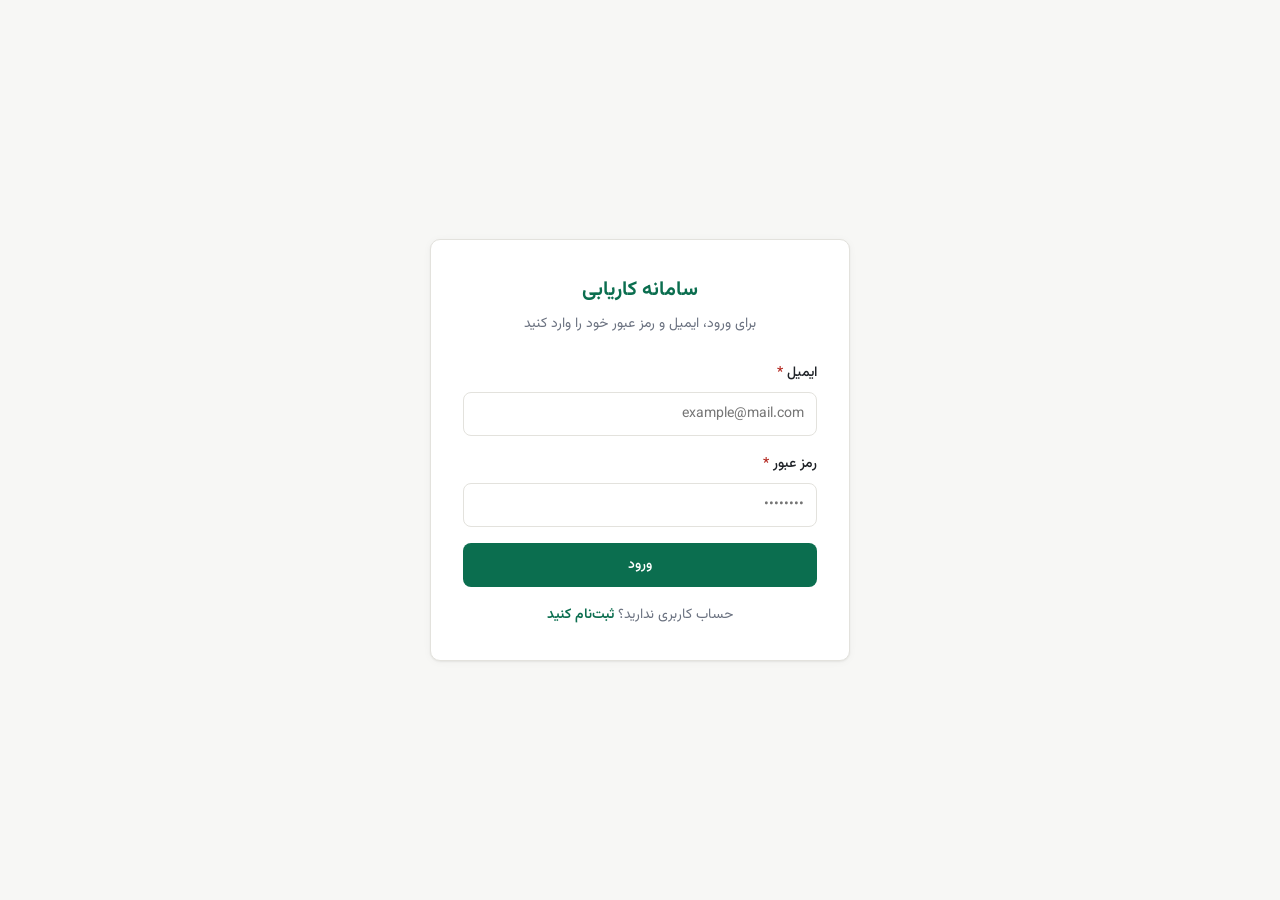
<file: index.html>
<!DOCTYPE html>

<html lang="fa" dir="rtl">
<head>
  <meta charset="UTF-8" />
  <title>سامانه کاریابی</title>
</head>
<body>
  <script src="js/config.js"></script>
  <script src="js/api.js"></script>
  <script>


    if (storage.getAccess()) {
      window.location.href = "dashboard.html";
    } else {
      window.location.href = "login.html";
    }
  </script>
</body>
</html>
</file>
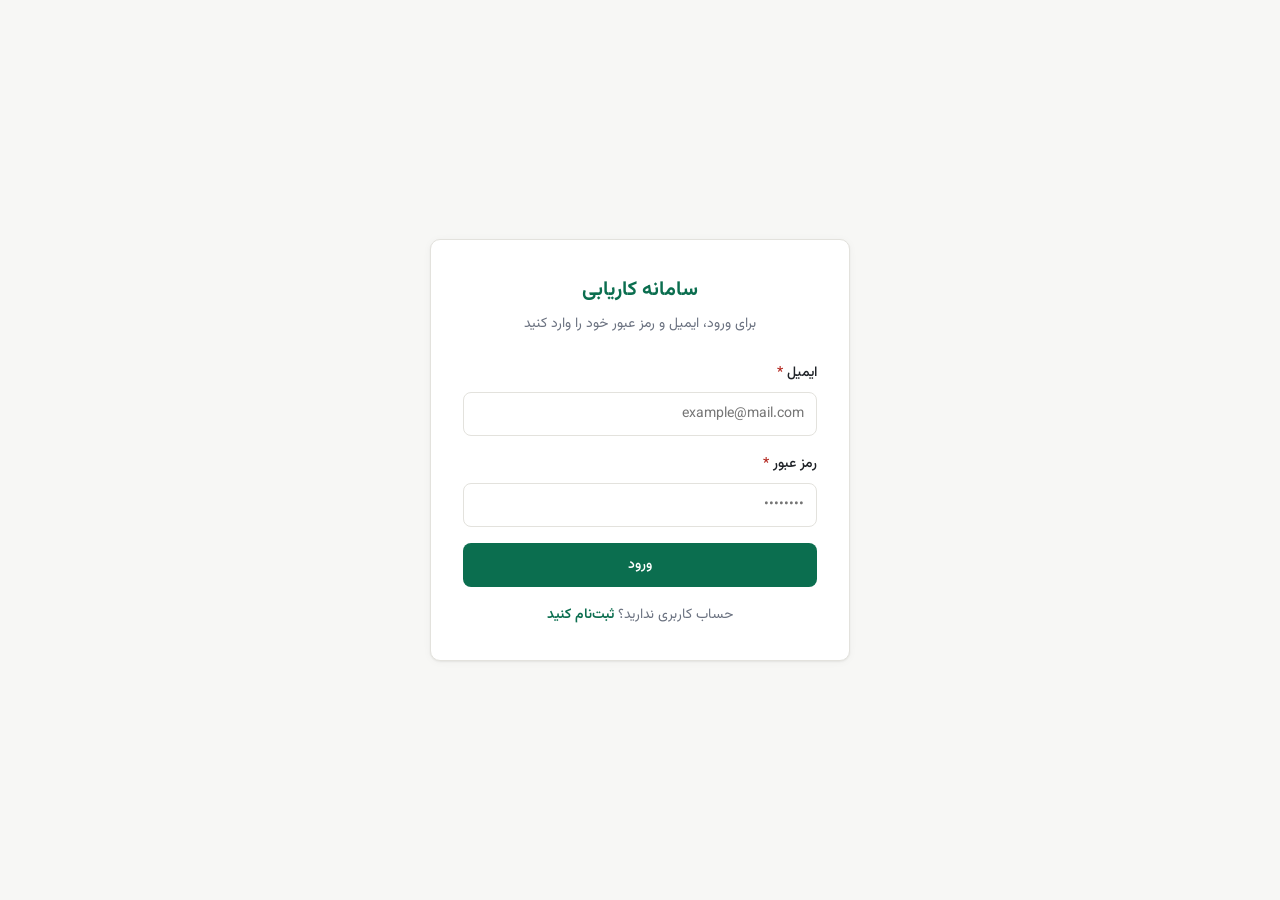
<file: application-detail.html>
<!DOCTYPE html>
<html lang="fa" dir="rtl">
<head>
  <meta charset="UTF-8" />
  <meta name="viewport" content="width=device-width, initial-scale=1.0" />
  <title>جزئیات درخواست | سامانه کاریابی</title>
  <link rel="stylesheet" href="css/style.css" />
</head>
<body>
  <div id="app-shell"></div>

  <script src="js/config.js"></script>
  <script src="js/errors-fa.js"></script>
  <script src="js/api.js"></script>
  <script src="js/auth.js"></script>
  <script src="js/ui.js"></script>
  <script src="js/pages/application-detail.js"></script>
</body>
</html>
</file>
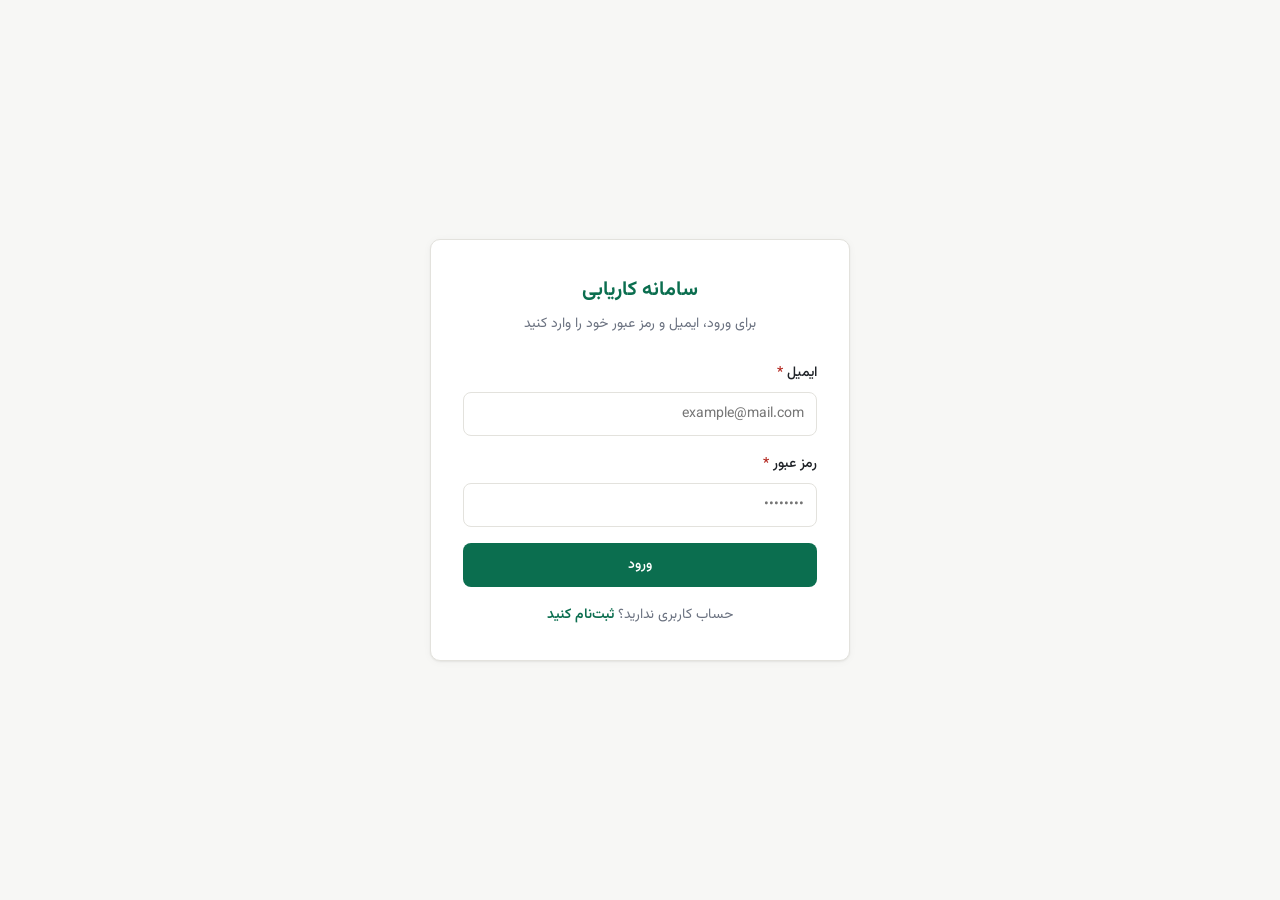
<file: applications.html>
<!DOCTYPE html>
<html lang="fa" dir="rtl">
<head>
  <meta charset="UTF-8" />
  <meta name="viewport" content="width=device-width, initial-scale=1.0" />
  <title>درخواست‌های استخدام | سامانه کاریابی</title>
  <link rel="stylesheet" href="css/style.css" />
</head>
<body>
  <div id="app-shell"></div>

  <script src="js/config.js"></script>
  <script src="js/errors-fa.js"></script>
  <script src="js/api.js"></script>
  <script src="js/auth.js"></script>
  <script src="js/ui.js"></script>
  <script src="js/pages/applications.js"></script>
</body>
</html>
</file>
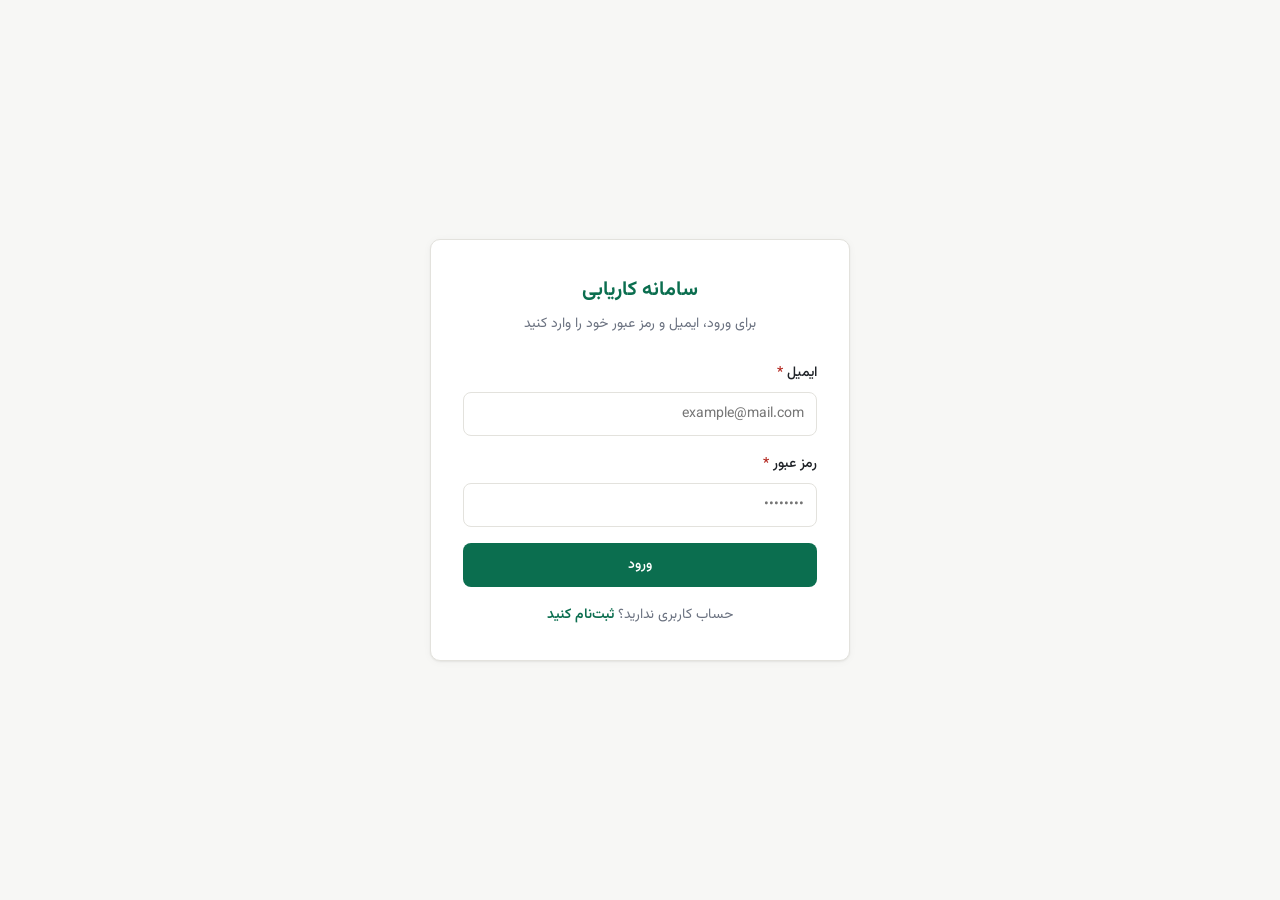
<file: change-password.html>
<!DOCTYPE html>
<html lang="fa" dir="rtl">
<head>
  <meta charset="UTF-8" />
  <meta name="viewport" content="width=device-width, initial-scale=1.0" />
  <title>تغییر رمز عبور | سامانه کاریابی</title>
  <link rel="stylesheet" href="css/style.css" />
</head>
<body>
  <div id="app-shell"></div>

  <script src="js/config.js"></script>
  <script src="js/errors-fa.js"></script>
  <script src="js/api.js"></script>
  <script src="js/auth.js"></script>
  <script src="js/ui.js"></script>
  <script src="js/pages/change-password.js"></script>
</body>
</html>
</file>
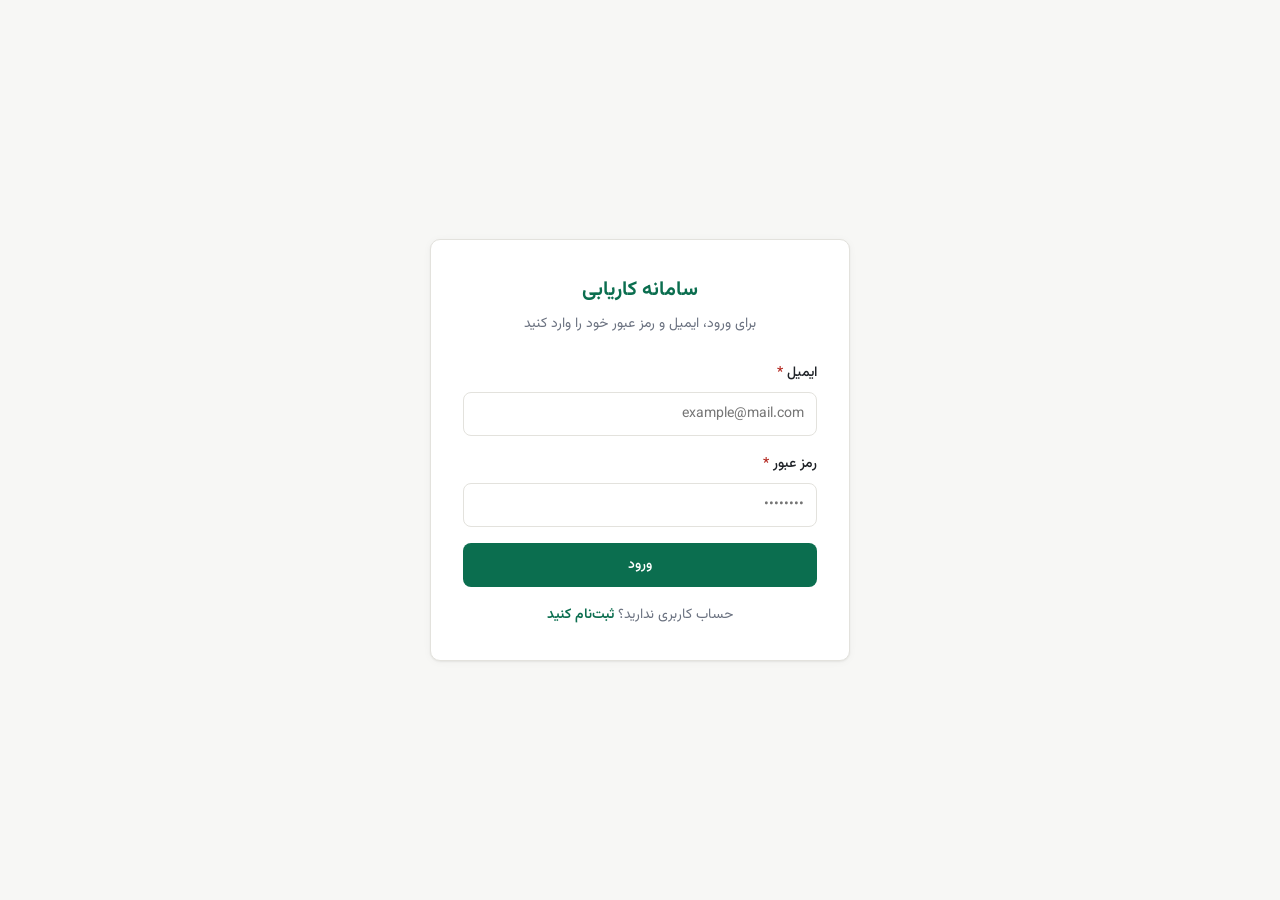
<file: dashboard.html>
<!DOCTYPE html>
<html lang="fa" dir="rtl">
<head>
  <meta charset="UTF-8" />
  <meta name="viewport" content="width=device-width, initial-scale=1.0" />
  <title>داشبورد | سامانه کاریابی</title>
  <link rel="stylesheet" href="css/style.css" />
</head>
<body>
  <div id="app-shell"></div>

  <script src="js/config.js"></script>
  <script src="js/errors-fa.js"></script>
  <script src="js/api.js"></script>
  <script src="js/auth.js"></script>
  <script src="js/ui.js"></script>
  <script src="js/pages/dashboard.js"></script>
</body>
</html>
</file>
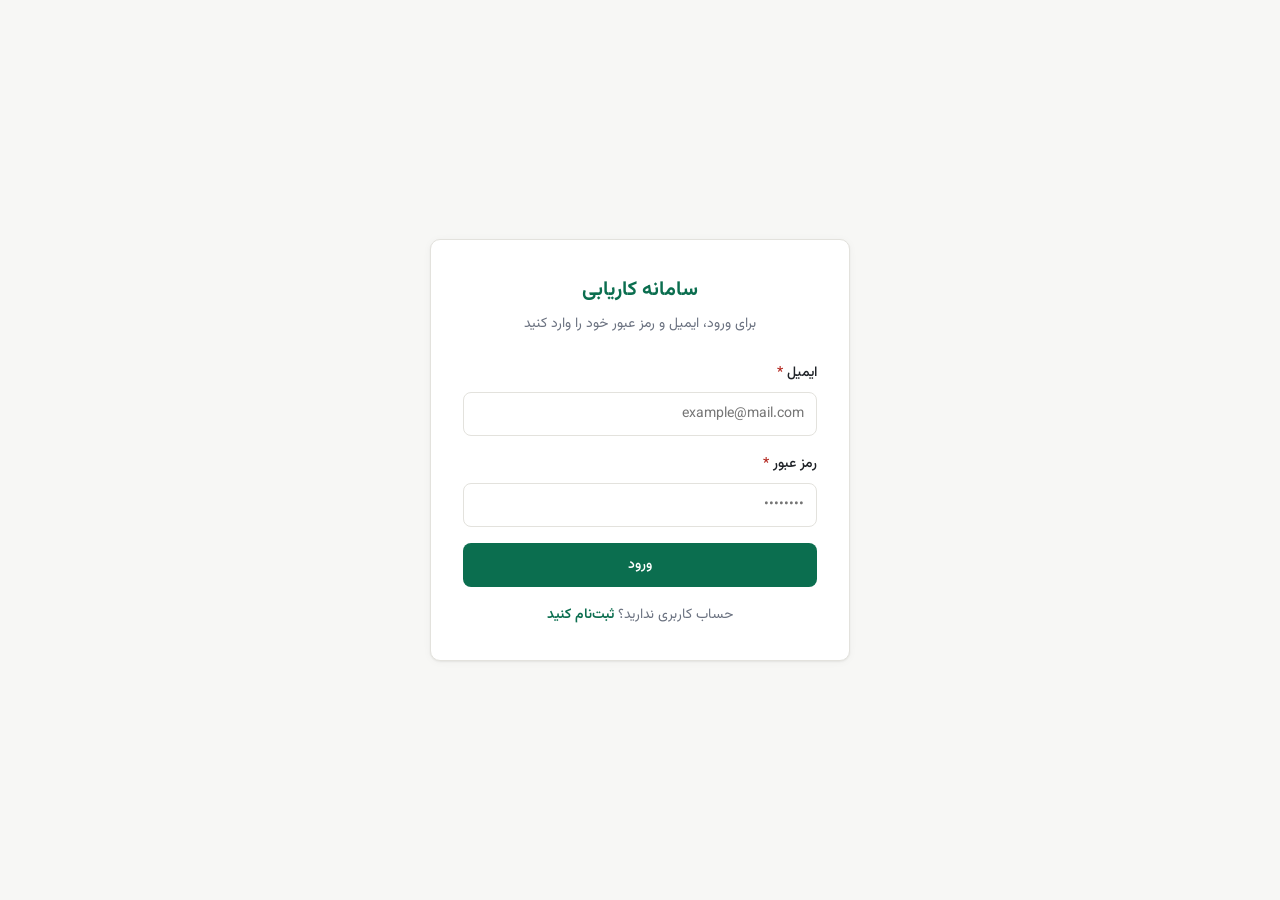
<file: job-detail.html>
<!DOCTYPE html>
<html lang="fa" dir="rtl">
<head>
  <meta charset="UTF-8" />
  <meta name="viewport" content="width=device-width, initial-scale=1.0" />
  <title>جزئیات آگهی | سامانه کاریابی</title>
  <link rel="stylesheet" href="css/style.css" />
</head>
<body>
  <div id="app-shell"></div>

  <script src="js/config.js"></script>
  <script src="js/errors-fa.js"></script>
  <script src="js/api.js"></script>
  <script src="js/auth.js"></script>
  <script src="js/ui.js"></script>
  <script src="js/pages/job-detail.js"></script>
</body>
</html>
</file>
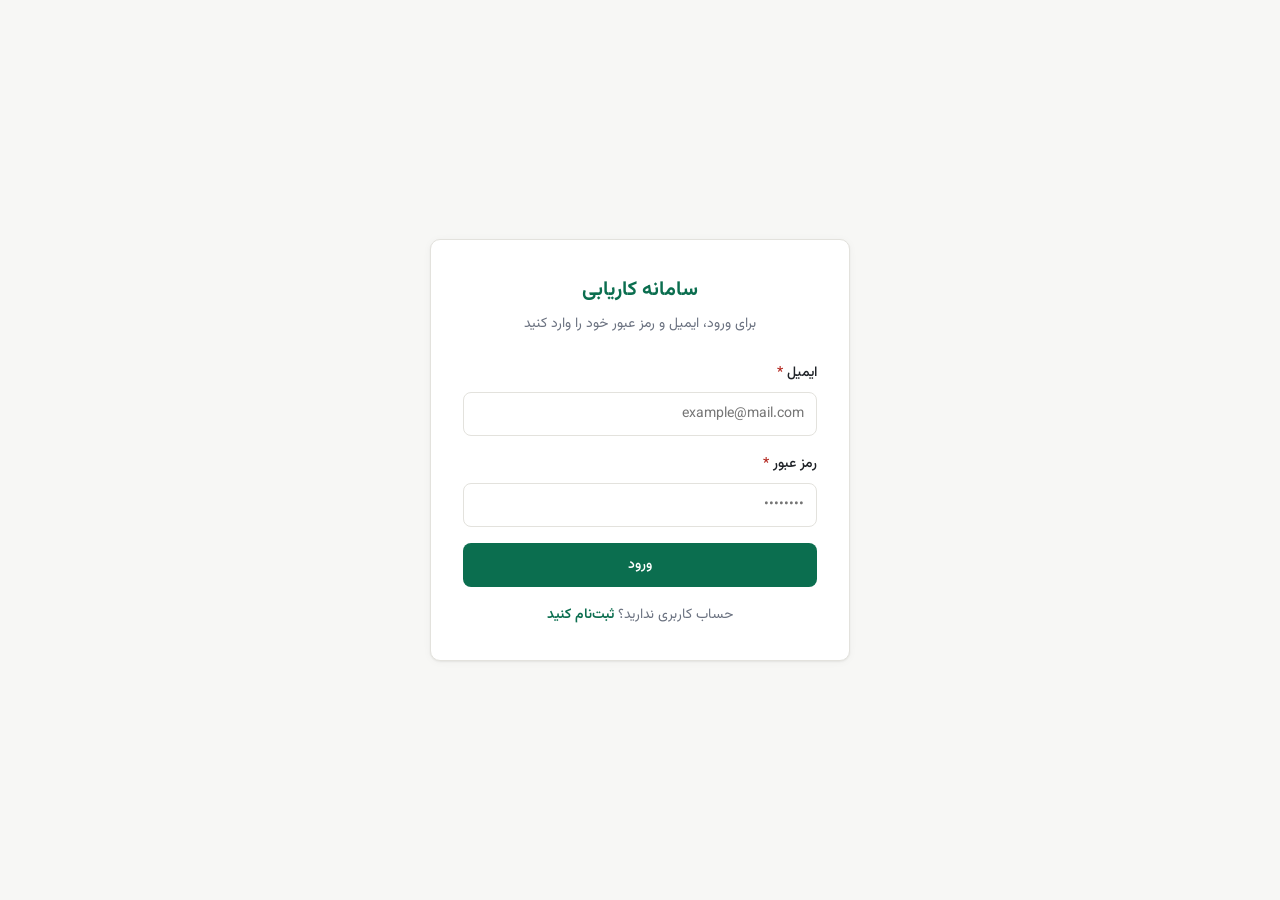
<file: job-form.html>
<!DOCTYPE html>
<html lang="fa" dir="rtl">
<head>
  <meta charset="UTF-8" />
  <meta name="viewport" content="width=device-width, initial-scale=1.0" />
  <title>ثبت/ویرایش آگهی | سامانه کاریابی</title>
  <link rel="stylesheet" href="css/style.css" />
</head>
<body>
  <div id="app-shell"></div>

  <script src="js/config.js"></script>
  <script src="js/errors-fa.js"></script>
  <script src="js/api.js"></script>
  <script src="js/auth.js"></script>
  <script src="js/ui.js"></script>
  <script src="js/jalali.js"></script>
  <script src="js/pages/job-form.js"></script>
</body>
</html>
</file>
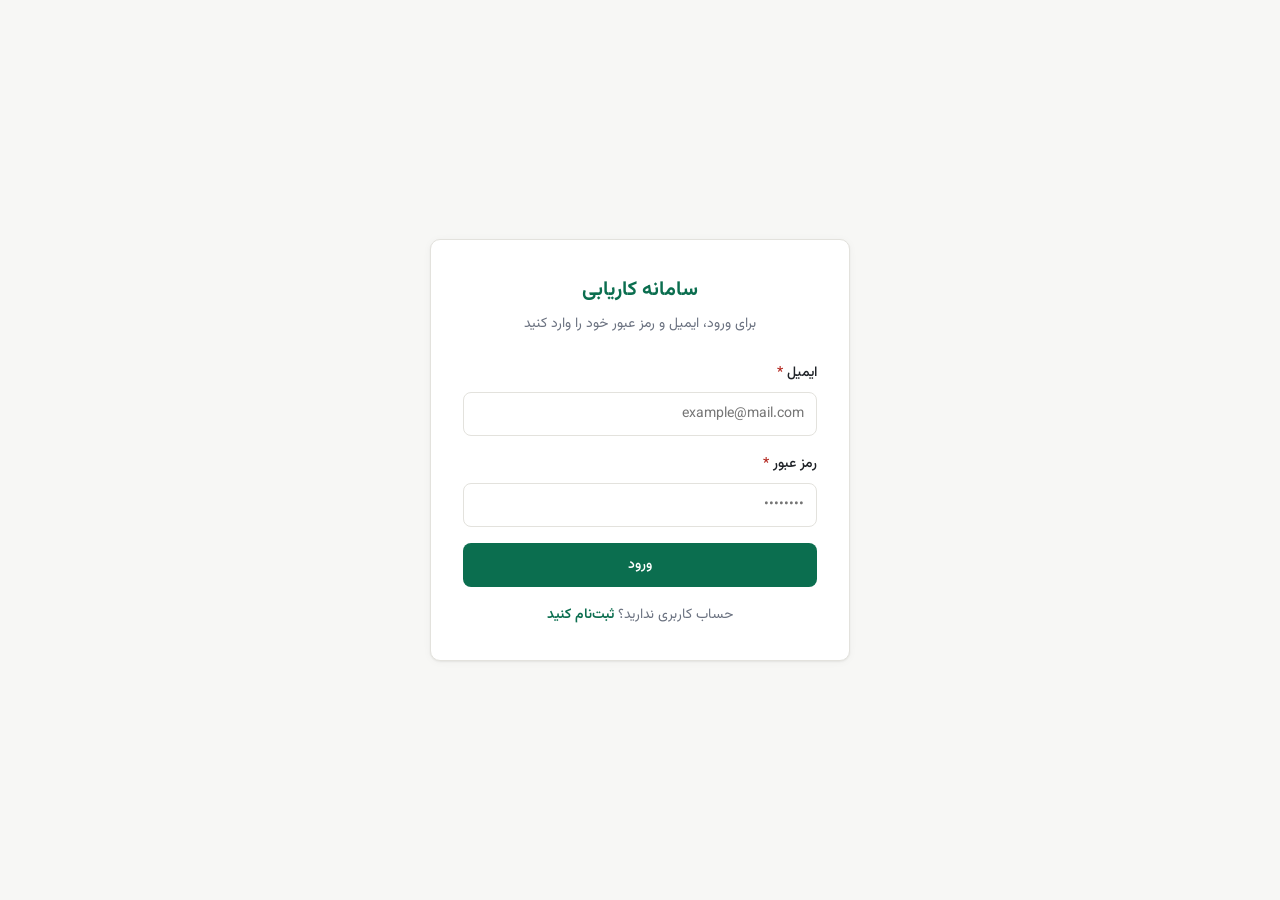
<file: jobs.html>
<!DOCTYPE html>
<html lang="fa" dir="rtl">
<head>
  <meta charset="UTF-8" />
  <meta name="viewport" content="width=device-width, initial-scale=1.0" />
  <title>آگهی‌های شغلی | سامانه کاریابی</title>
  <link rel="stylesheet" href="css/style.css" />
</head>
<body>
  <div id="app-shell"></div>

  <script src="js/config.js"></script>
  <script src="js/errors-fa.js"></script>
  <script src="js/api.js"></script>
  <script src="js/auth.js"></script>
  <script src="js/ui.js"></script>
  <script src="js/pages/jobs.js"></script>
</body>
</html>
</file>
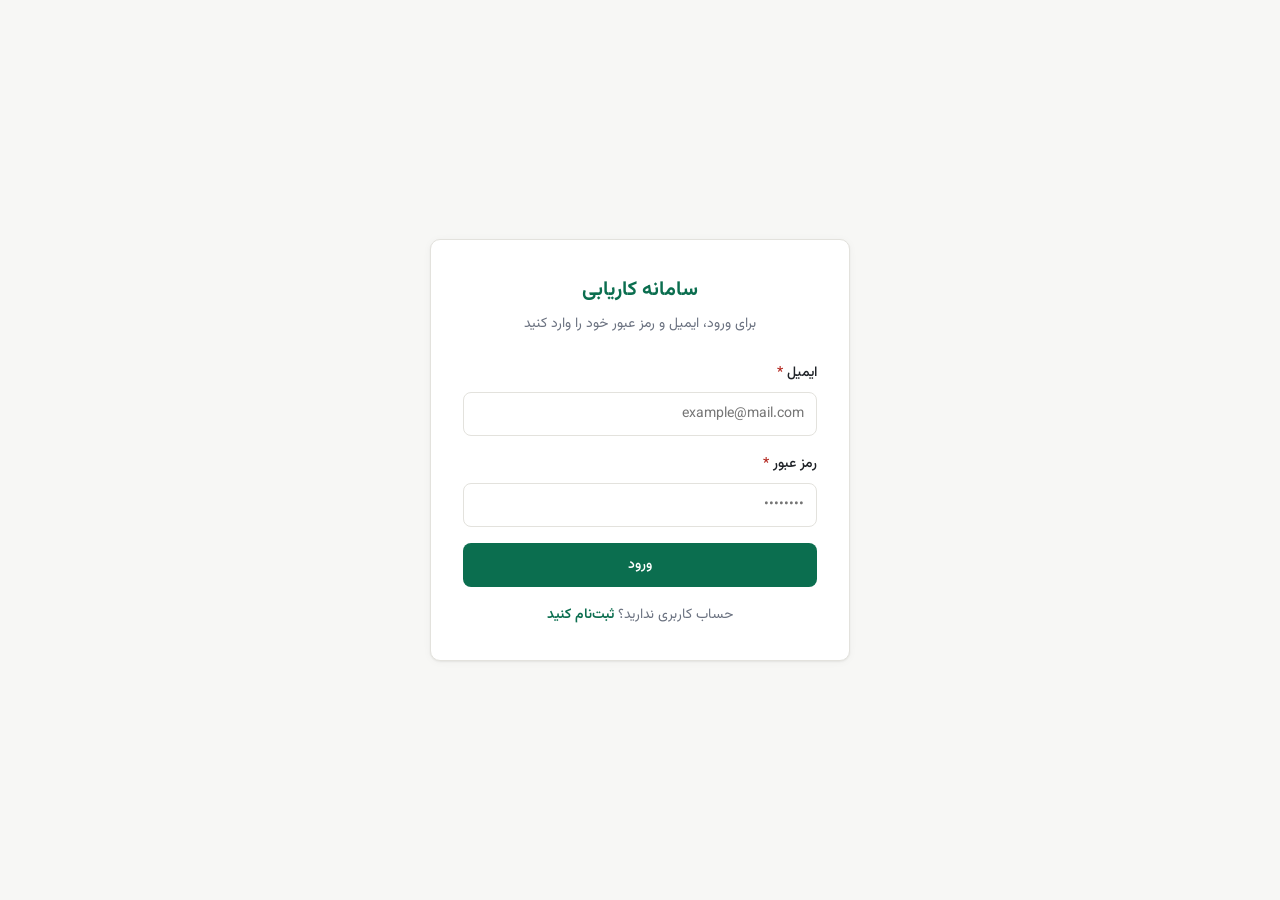
<file: login.html>
<!DOCTYPE html>
<html lang="fa" dir="rtl">
<head>
  <meta charset="UTF-8" />
  <meta name="viewport" content="width=device-width, initial-scale=1.0" />
  <title>ورود | سامانه کاریابی</title>
  <link rel="stylesheet" href="css/style.css" />
</head>
<body>
  <div class="auth-page">
    <div class="auth-card">
      <div class="logo">سامانه کاریابی</div>
      <div class="subtitle">برای ورود، ایمیل و رمز عبور خود را وارد کنید</div>

      <div id="alert-box"></div>

      <form id="login-form" novalidate>
        <div class="form-group">
          <label for="email">ایمیل <span class="required-mark">*</span></label>
          <input type="email" id="email" required placeholder="example@mail.com" />
        </div>
        <div class="form-group">
          <label for="password">رمز عبور <span class="required-mark">*</span></label>
          <input type="password" id="password" required placeholder="••••••••" />
        </div>
        <button type="submit" class="btn btn-primary btn-block" id="submit-btn">ورود</button>
      </form>

      <div class="auth-footer">
        حساب کاربری ندارید؟ <a href="register.html" style="color: var(--color-primary); font-weight: 600;">ثبت‌نام کنید</a>
      </div>
    </div>
  </div>

  <script src="js/config.js"></script>
  <script src="js/errors-fa.js"></script>
  <script src="js/api.js"></script>
  <script src="js/auth.js"></script>
  <script src="js/ui.js"></script>
  <script src="js/pages/login.js"></script>
</body>
</html>
</file>
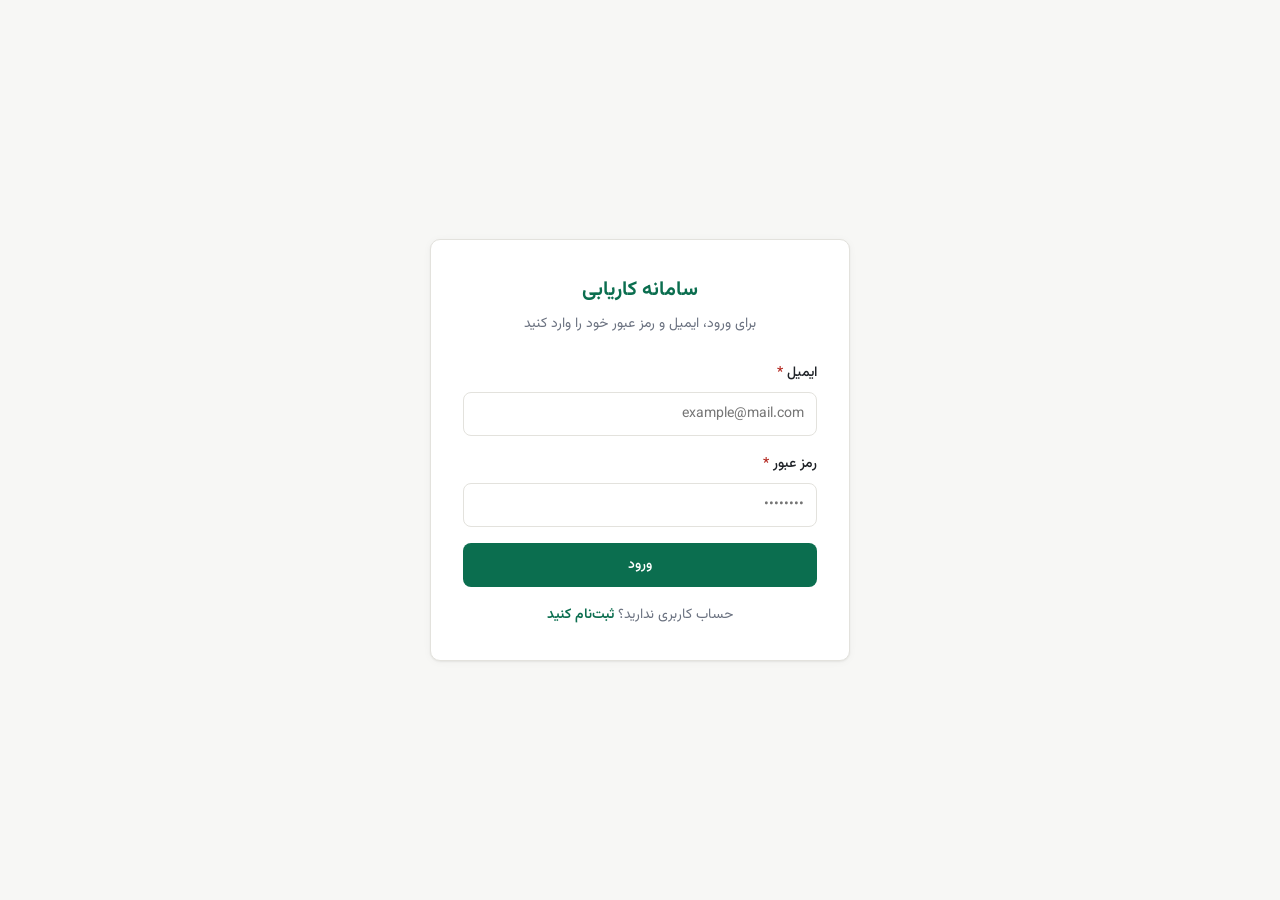
<file: profile.html>
<!DOCTYPE html>
<html lang="fa" dir="rtl">
<head>
  <meta charset="UTF-8" />
  <meta name="viewport" content="width=device-width, initial-scale=1.0" />
  <title>پروفایل | سامانه کاریابی</title>
  <link rel="stylesheet" href="css/style.css" />
</head>
<body>
  <div id="app-shell"></div>

  <script src="js/config.js"></script>
  <script src="js/errors-fa.js"></script>
  <script src="js/api.js"></script>
  <script src="js/auth.js"></script>
  <script src="js/ui.js"></script>
  <script src="js/pages/profile.js"></script>
</body>
</html>
</file>
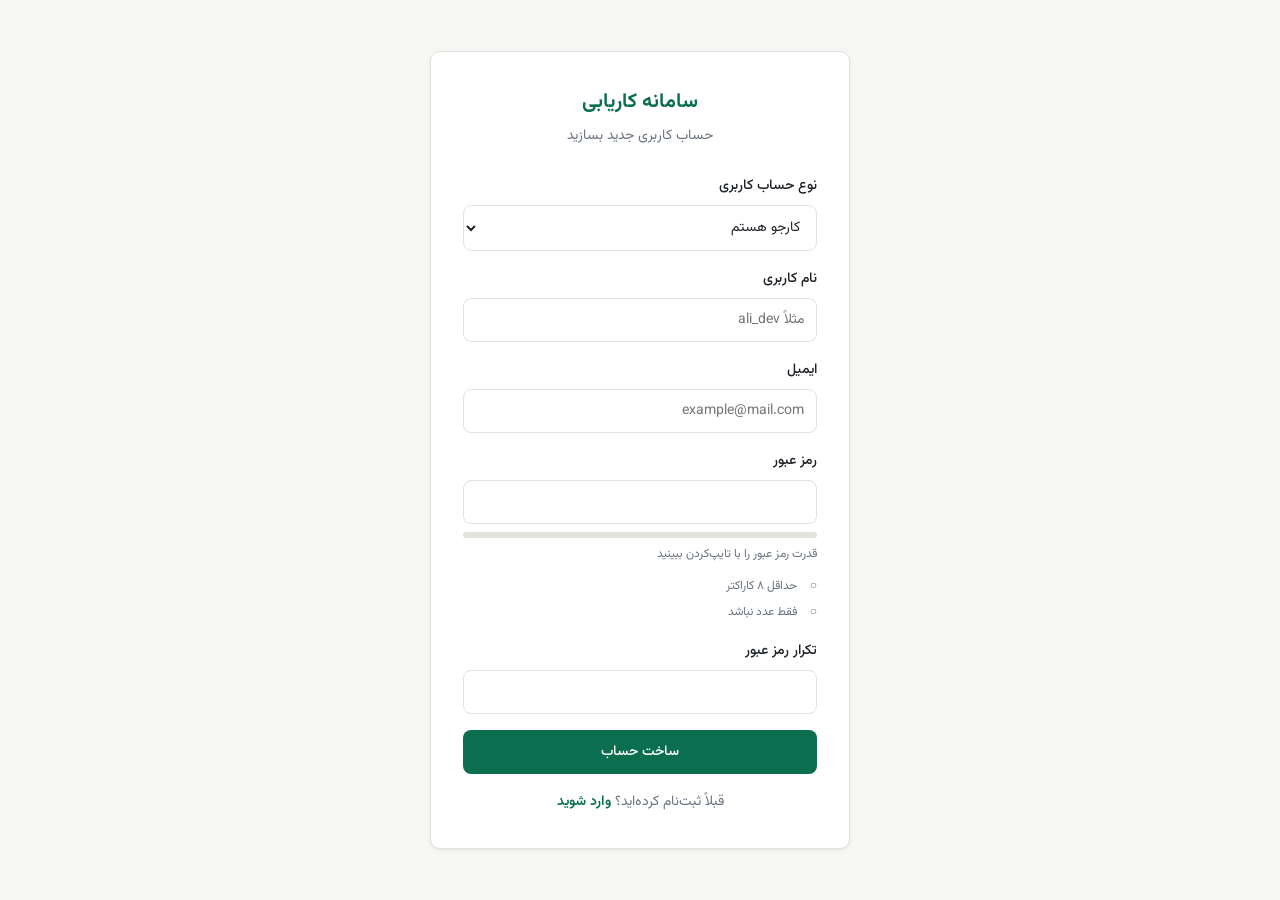
<file: register.html>
<!DOCTYPE html>
<html lang="fa" dir="rtl">
<head>
  <meta charset="UTF-8" />
  <meta name="viewport" content="width=device-width, initial-scale=1.0" />
  <title>ثبت‌نام | سامانه کاریابی</title>
  <link rel="stylesheet" href="css/style.css" />
</head>
<body>
  <div class="auth-page">
    <div class="auth-card">
      <div class="logo">سامانه کاریابی</div>
      <div class="subtitle">حساب کاربری جدید بسازید</div>

      <div id="alert-box"></div>

      <form id="register-form" novalidate>
        <div class="form-group">
          <label for="role">نوع حساب کاربری</label>
          <select id="role" required>
            <option value="jobseeker">کارجو هستم</option>
            <option value="company">شرکت / کارفرما هستم</option>
          </select>
        </div>
        <div class="form-group">
          <label for="username">نام کاربری</label>
          <input type="text" id="username" required placeholder="مثلاً ali_dev" />
        </div>
        <div class="form-group">
          <label for="email">ایمیل</label>
          <input type="email" id="email" required placeholder="example@mail.com" />
        </div>
        <div class="form-group">
          <label for="password">رمز عبور</label>
          <input type="password" id="password" required />
          <div id="password-strength-box"></div>
        </div>
        <div class="form-group">
          <label for="password_confirm">تکرار رمز عبور</label>
          <input type="password" id="password_confirm" required />
        </div>
        <button type="submit" class="btn btn-primary btn-block" id="submit-btn">ساخت حساب</button>
      </form>

      <div class="auth-footer">
        قبلاً ثبت‌نام کرده‌اید؟ <a href="login.html" style="color: var(--color-primary); font-weight: 600;">وارد شوید</a>
      </div>
    </div>
  </div>

  <script src="js/config.js"></script>
  <script src="js/errors-fa.js"></script>
  <script src="js/api.js"></script>
  <script src="js/auth.js"></script>
  <script src="js/ui.js"></script>
  <script src="js/pages/register.js"></script>
</body>
</html>


<!--python -m http.server 3000-->
</file>
<file: css/style.css>
@import url("https://fonts.googleapis.com/css2?family=Vazirmatn:wght@400;500;600;700&display=swap");

:root {
  --color-bg: #f7f7f5;
  --color-surface: #ffffff;
  --color-border: #e3e2dd;
  --color-text: #1f2328;
  --color-text-muted: #6b7280;

  --color-primary: #0b6e4f;
  --color-primary-dark: #085a41;
  --color-primary-light: #e3f3ec;

  --color-danger: #b3261e;
  --color-danger-light: #fbeceb;

  --badge-gray-bg: #eef0ee;
  --badge-gray-text: #52534d;
  --badge-green-bg: #e3f3ec;
  --badge-green-text: #0b6e4f;
  --badge-red-bg: #fbeceb;
  --badge-red-text: #93261e;
  --badge-amber-bg: #fdf3e0;
  --badge-amber-text: #8a5a0b;
  --badge-blue-bg: #e8f1fb;
  --badge-blue-text: #1c4d85;
  --badge-teal-bg: #e2f5f1;
  --badge-teal-text: #0e6e5c;

  --radius: 10px;
  --shadow: 0 1px 2px rgba(20, 20, 20, 0.06), 0 1px 8px rgba(20, 20, 20, 0.04);

  --sidebar-width: 240px;
}

* {
  box-sizing: border-box;
}

html {
  direction: rtl;
}

body {
  margin: 0;
  font-family: "Vazirmatn", "Tahoma", sans-serif;
  background: var(--color-bg);
  color: var(--color-text);
  line-height: 1.8;
}

a {
  color: inherit;
  text-decoration: none;
}

h1, h2, h3 {
  font-weight: 600;
  margin: 0 0 8px;
}

p {
  margin: 0 0 12px;
}

.auth-page {
  min-height: 100vh;
  display: flex;
  align-items: center;
  justify-content: center;
  padding: 24px;
}

.auth-card {
  width: 100%;
  max-width: 420px;
  background: var(--color-surface);
  border: 1px solid var(--color-border);
  border-radius: var(--radius);
  box-shadow: var(--shadow);
  padding: 32px;
}

.auth-card .logo {
  font-size: 20px;
  font-weight: 700;
  color: var(--color-primary);
  margin-bottom: 4px;
  text-align: center;
}

.auth-card .subtitle {
  text-align: center;
  color: var(--color-text-muted);
  margin-bottom: 24px;
  font-size: 14px;
}

.auth-footer {
  margin-top: 16px;
  text-align: center;
  font-size: 14px;
  color: var(--color-text-muted);
}


#app-shell {
  display: flex;
  min-height: 100vh;
}

.sidebar {
  width: var(--sidebar-width);
  flex-shrink: 0;
  background: var(--color-surface);
  border-left: 1px solid var(--color-border);
  padding: 20px 16px;
  display: flex;
  flex-direction: column;
}

.brand {
  font-weight: 700;
  font-size: 18px;
  color: var(--color-primary);
  padding: 0 8px 20px;
}

.nav {
  display: flex;
  flex-direction: column;
  gap: 4px;
  flex-grow: 1;
}

.nav-link {
  display: flex;
  align-items: center;
  gap: 10px;
  padding: 10px 12px;
  border-radius: 8px;
  color: var(--color-text);
  font-size: 14px;
}

.nav-link:hover {
  background: var(--color-bg);
}

.nav-link.active {
  background: var(--color-primary-light);
  color: var(--color-primary-dark);
  font-weight: 600;
}

.nav-icon {
  width: 20px;
  text-align: center;
}

.logout-btn {
  margin-top: 12px;
}

.main-area {
  flex-grow: 1;
  min-width: 0;
}

.topbar {
  background: var(--color-surface);
  border-bottom: 1px solid var(--color-border);
  padding: 16px 28px;
}

.topbar-user {
  font-size: 14px;
  color: var(--color-text-muted);
}

.content {
  padding: 28px;
  max-width: 1100px;
}

.card {
  background: var(--color-surface);
  border: 1px solid var(--color-border);
  border-radius: var(--radius);
  padding: 20px;
  margin-bottom: 20px;
}

.card-title {
  font-size: 16px;
  font-weight: 600;
  margin-bottom: 12px;
}

.grid {
  display: grid;
  gap: 16px;
}

.grid-cols-3 {
  grid-template-columns: repeat(3, 1fr);
}

.grid-cols-2 {
  grid-template-columns: repeat(2, 1fr);
}

@media (max-width: 800px) {
  .grid-cols-3, .grid-cols-2 {
    grid-template-columns: 1fr;
  }
  #app-shell {
    flex-direction: column;
  }
  .sidebar {
    width: 100%;
    border-left: none;
    border-bottom: 1px solid var(--color-border);
  }
}


.stat-card {
  background: var(--color-surface);
  border: 1px solid var(--color-border);
  border-radius: var(--radius);
  padding: 18px;
}

.stat-value {
  font-size: 28px;
  font-weight: 700;
  color: var(--color-primary);
}

.stat-label {
  font-size: 13px;
  color: var(--color-text-muted);
  margin-top: 4px;
}


.form-group {
  margin-bottom: 16px;
}

label {
  display: block;
  font-size: 14px;
  font-weight: 500;
  margin-bottom: 6px;
}

input, select, textarea {
  width: 100%;
  padding: 10px 12px;
  border: 1px solid var(--color-border);
  border-radius: 8px;
  font-family: inherit;
  font-size: 14px;
  background: var(--color-surface);
  color: var(--color-text);
}

input:focus, select:focus, textarea:focus {
  outline: none;
  border-color: var(--color-primary);
}

textarea {
  min-height: 110px;
  resize: vertical;
}

.form-row {
  display: grid;
  grid-template-columns: 1fr 1fr;
  gap: 16px;
}

@media (max-width: 600px) {
  .form-row {
    grid-template-columns: 1fr;
  }
}


.btn {
  display: inline-flex;
  align-items: center;
  justify-content: center;
  gap: 6px;
  padding: 10px 18px;
  border-radius: 8px;
  border: 1px solid transparent;
  font-family: inherit;
  font-size: 14px;
  font-weight: 500;
  cursor: pointer;
  background: var(--color-bg);
  color: var(--color-text);
}

.btn:disabled {
  opacity: 0.6;
  cursor: not-allowed;
}

.btn-primary {
  background: var(--color-primary);
  color: #fff;
}

.btn-primary:hover:not(:disabled) {
  background: var(--color-primary-dark);
}

.btn-block {
  width: 100%;
}

.btn-danger {
  background: var(--color-danger-light);
  color: var(--color-danger);
}

.btn-ghost {
  background: transparent;
  border-color: var(--color-border);
}

.btn-sm {
  padding: 6px 12px;
  font-size: 13px;
}


.alert {
  padding: 12px 14px;
  border-radius: 8px;
  font-size: 14px;
  margin-bottom: 16px;
}

.alert-error {
  background: var(--color-danger-light);
  color: var(--color-danger);
}

.alert-success {
  background: var(--color-primary-light);
  color: var(--color-primary-dark);
}


.badge {
  display: inline-block;
  padding: 3px 10px;
  border-radius: 999px;
  font-size: 12px;
  font-weight: 500;
}

.badge-gray { background: var(--badge-gray-bg); color: var(--badge-gray-text); }
.badge-green { background: var(--badge-green-bg); color: var(--badge-green-text); }
.badge-red { background: var(--badge-red-bg); color: var(--badge-red-text); }
.badge-amber { background: var(--badge-amber-bg); color: var(--badge-amber-text); }
.badge-blue { background: var(--badge-blue-bg); color: var(--badge-blue-text); }
.badge-teal { background: var(--badge-teal-bg); color: var(--badge-teal-text); }


table {
  width: 100%;
  border-collapse: collapse;
  font-size: 14px;
}

th, td {
  text-align: right;
  padding: 10px 12px;
  border-bottom: 1px solid var(--color-border);
}

th {
  color: var(--color-text-muted);
  font-weight: 500;
  font-size: 13px;
}

tr:last-child td {
  border-bottom: none;
}


.job-card {
  background: var(--color-surface);
  border: 1px solid var(--color-border);
  border-radius: var(--radius);
  padding: 18px;
  margin-bottom: 14px;
  display: flex;
  justify-content: space-between;
  align-items: flex-start;
  gap: 16px;
}

.job-card-title {
  font-size: 16px;
  font-weight: 600;
  margin-bottom: 4px;
}

.job-card-meta {
  font-size: 13px;
  color: var(--color-text-muted);
  display: flex;
  gap: 12px;
  flex-wrap: wrap;
  margin-top: 8px;
}

.filters-bar {
  display: flex;
  gap: 12px;
  flex-wrap: wrap;
  margin-bottom: 20px;
}

.filters-bar > * {
  flex: 1;
  min-width: 140px;
}

.empty-state {
  text-align: center;
  color: var(--color-text-muted);
  padding: 40px 20px;
}

.page-header {
  display: flex;
  justify-content: space-between;
  align-items: center;
  margin-bottom: 20px;
  flex-wrap: wrap;
  gap: 12px;
}

.text-muted {
  color: var(--color-text-muted);
  font-size: 13px;
}

.helper-text {
  font-size: 12px;
  color: var(--color-text-muted);
  margin-top: 4px;
}

.detail-row {
  display: flex;
  justify-content: space-between;
  padding: 8px 0;
  border-bottom: 1px solid var(--color-border);
  font-size: 14px;
}

.detail-row:last-child {
  border-bottom: none;
}

.status-history-item {
  font-size: 13px;
  color: var(--color-text-muted);
  padding: 6px 0;
  border-bottom: 1px dashed var(--color-border);
}


.pw-strength-wrapper {
  margin-top: 8px;
}

.pw-strength-bar {
  width: 100%;
  height: 6px;
  background: var(--color-border);
  border-radius: 999px;
  overflow: hidden;
}

.pw-strength-fill {
  height: 100%;
  width: 0%;
  border-radius: 999px;
  transition: width 0.2s ease, background-color 0.2s ease;
  background: var(--color-border);
}

.pw-strength-fill.pw-weak { background: #c0392b; }
.pw-strength-fill.pw-medium { background: #d68910; }
.pw-strength-fill.pw-strong { background: #1e8449; }

.pw-strength-label {
  font-size: 12px;
  color: var(--color-text-muted);
  margin-top: 6px;
}

.pw-strength-label.pw-weak { color: #c0392b; }
.pw-strength-label.pw-medium { color: #d68910; }
.pw-strength-label.pw-strong { color: #1e8449; }

.pw-checklist {
  list-style: none;
  padding: 0;
  margin: 10px 0 0;
  display: flex;
  flex-direction: column;
  gap: 4px;
}

.pw-checklist li {
  font-size: 12px;
  color: var(--color-text-muted);
  padding-right: 20px;
  position: relative;
}

.pw-checklist li::before {
  content: "○";
  position: absolute;
  right: 0;
  color: var(--color-text-muted);
}

.pw-checklist li.pw-check-valid {
  color: #1e8449;
}

.pw-checklist li.pw-check-valid::before {
  content: "✓";
  color: #1e8449;
  font-weight: 700;
}

.pw-checklist li.pw-check-invalid::before {
  content: "○";
}


.company-logo-section{
    width:100%;
    display:flex;
    justify-content:center;
    align-items:center;
    margin-bottom:24px;
}

.company-logo-wrapper{
    width:160px;
    height:160px;

    border:1px solid #ddd;
    border-radius:12px;

    overflow:hidden;
    background:#fff;

    display:flex;
    justify-content:center;
    align-items:center;
}

.company-logo-preview{
    max-width:100%;
    max-height:100%;
    width:auto;
    height:auto;
    object-fit:contain;
}


.company-header{
    display:flex;
    align-items:flex-start;
    gap:24px;
    margin-bottom:24px;
}

.company-logo-wrapper {
    width: 160px;
    min-width: 160px;
    max-width: 160px;

    height: 160px;
    min-height: 160px;
    max-height: 160px;

    border: 1px solid #ddd;
    border-radius: 12px;

    overflow: hidden;

    display: flex;
    justify-content: center;
    align-items: center;

    background: #fafafa;

    flex-shrink: 0;
}

.company-logo-preview {
    display: block;

    width: 100%;
    height: 100%;

    object-fit: contain;
    object-position: center;
}

@media (max-width:768px){

    .company-header {
      display: flex;
      align-items: center;  
      gap: 24px;
    }

    .company-logo-wrapper{
        margin-bottom:20px;
    }

}



.required-mark {
  color: var(--color-danger);
  margin-left: 4px;
}

.jalali-popover {
  background: var(--color-surface);
  border: 1px solid var(--color-border);
  border-radius: var(--radius);
  box-shadow: var(--shadow);
  padding: 12px;
  width: 260px;
  z-index: 1000;
  font-size: 13px;
}

.jalali-header {
  display: flex;
  align-items: center;
  justify-content: space-between;
  font-weight: 600;
  margin-bottom: 8px;
}

.jalali-nav {
  background: transparent;
  border: none;
  cursor: pointer;
  font-size: 16px;
  color: var(--color-primary);
  padding: 2px 8px;
}

.jalali-weekdays {
  display: grid;
  grid-template-columns: repeat(7, 1fr);
  text-align: center;
  color: var(--color-text-muted);
  font-size: 12px;
  margin-bottom: 4px;
}

.jalali-days {
  display: grid;
  grid-template-columns: repeat(7, 1fr);
  gap: 2px;
}

.jalali-day {
  text-align: center;
  padding: 6px 0;
  border-radius: 6px;
  cursor: pointer;
}

.jalali-day:hover {
  background: var(--color-bg);
}

.jalali-day-selected {
  background: var(--color-primary);
  color: #fff;
}

.jalali-day-empty {
  cursor: default;
}

.company-logo-preview {
  width: 64px;
  height: 64px;
  object-fit: contain;
  border-radius: 8px;
  border: 1px solid var(--color-border);
  background: #fff;
  padding: 4px;
}

.company-header {
  display: flex;
  align-items: center;
  gap: 14px;
}

.pagination {
  display: flex;
  gap: 8px;
  margin-top: 16px;
  justify-content: center;
}
</file>
